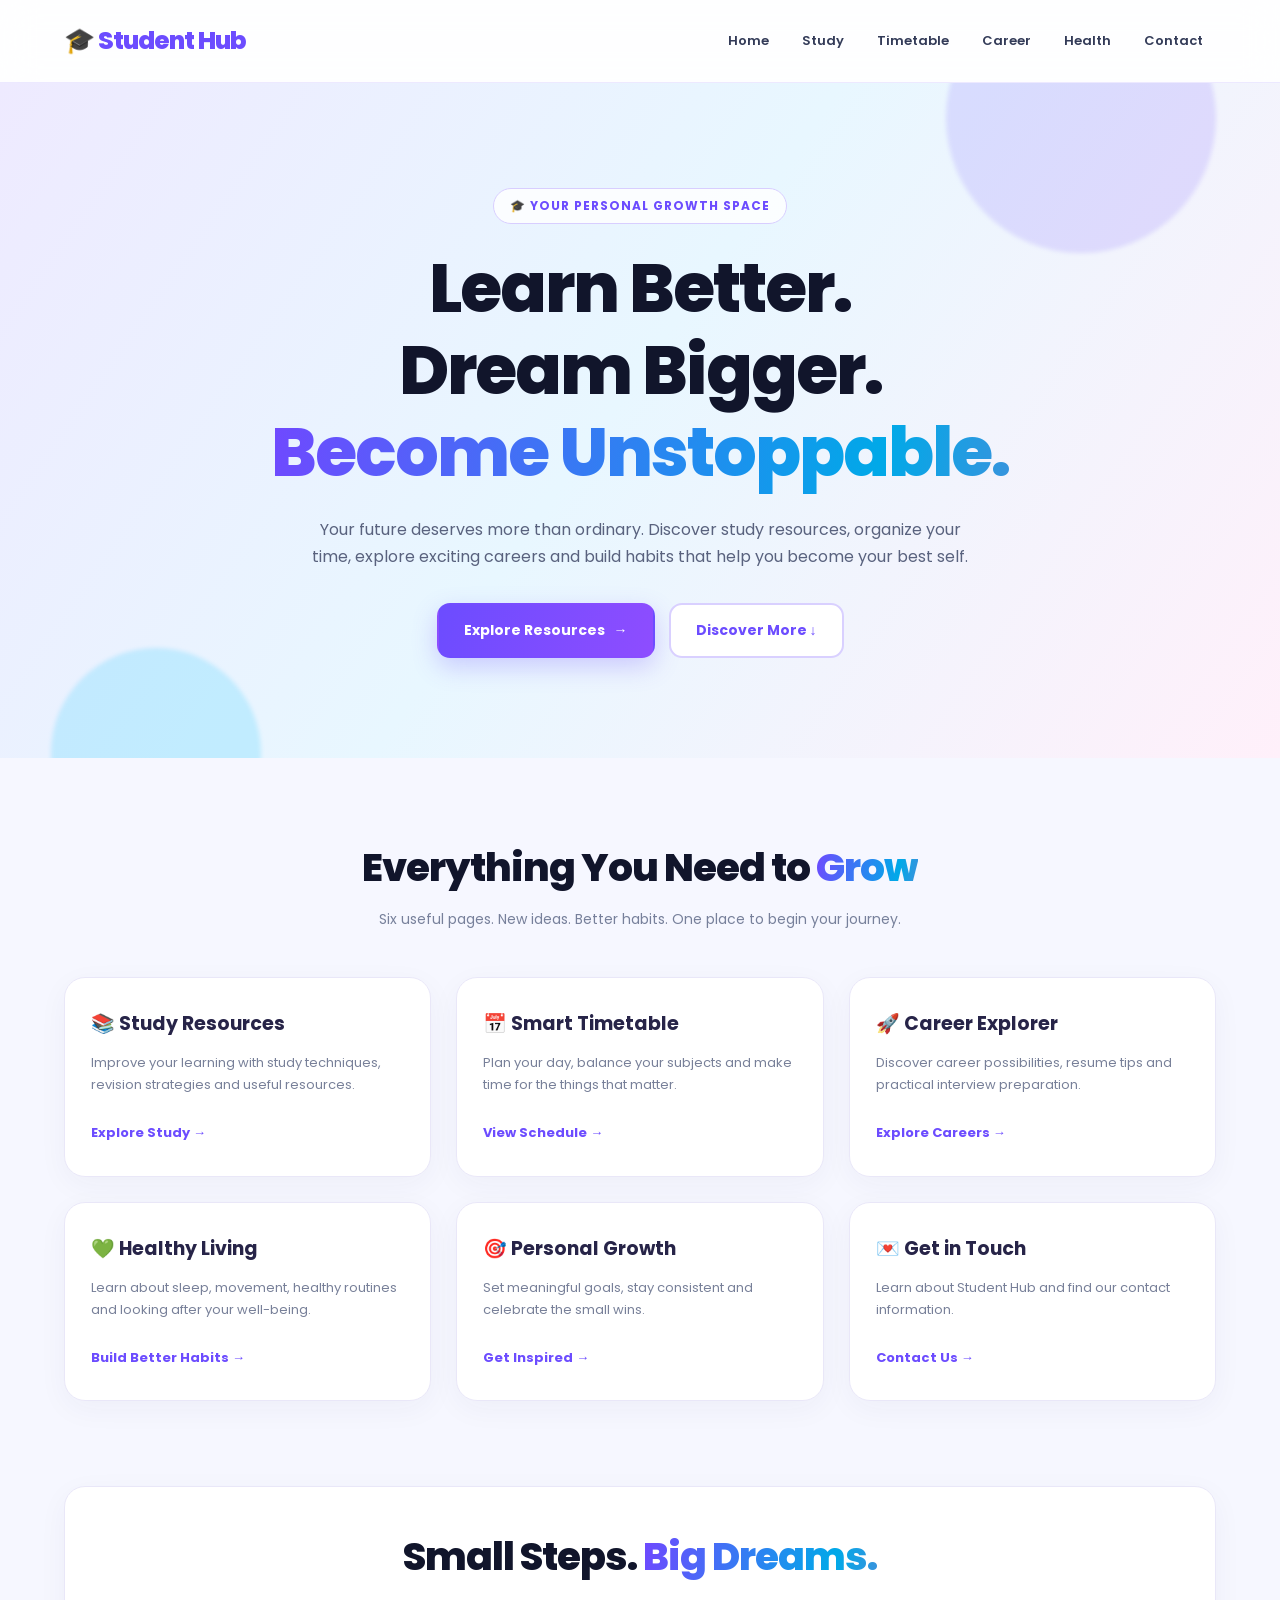
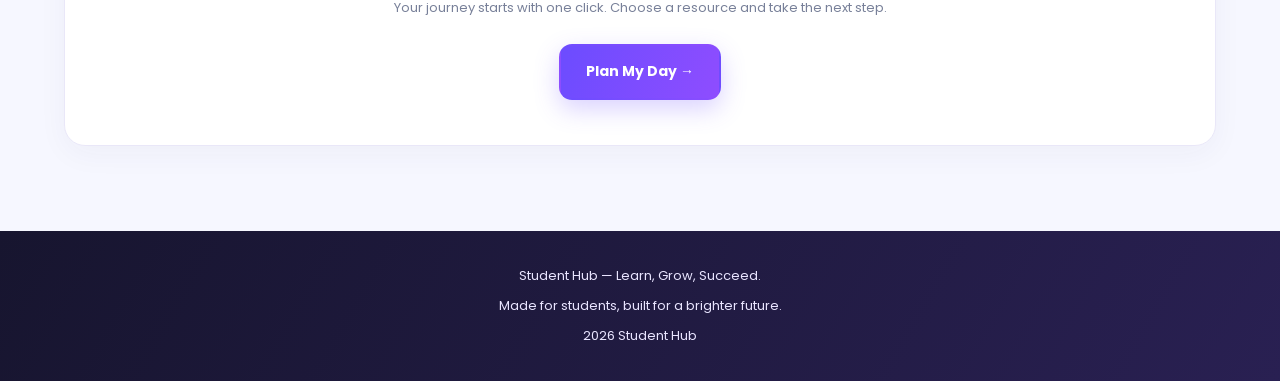
<file: Asif project/index.html>
<!DOCTYPE html>
<html lang="en">
<head>
    <meta charset="UTF-8">
    <meta name="viewport" content="width=device-width, initial-scale=1.0">
    <meta name="description" content="Study resources, career guidance, time management and healthy habits for students.">
    <title>Student Hub | Learn, Grow, Succeed</title>
    <link rel="stylesheet" href="style.css">
</head>
<body>

<header>
    <nav class="container">
        <a href="index.html" class="logo">🎓 Student Hub</a>

        <ul>
            <li><a href="index.html">Home</a></li>
            <li><a href="study.html">Study</a></li>
            <li><a href="timetable.html">Timetable</a></li>
            <li><a href="career.html">Career</a></li>
            <li><a href="health.html">Health</a></li>
            <li><a href="contact.html">Contact</a></li>
        </ul>
    </nav>
</header>

<main>

    <section class="hero">
        <div class="container hero-content">
            <span class="eyebrow">🎓 YOUR PERSONAL GROWTH SPACE</span>

            <h1>
                Learn Better.<br>
                Dream Bigger.<br>
                <span class="gradient-text">Become Unstoppable.</span>
            </h1>

            <p>
                Your future deserves more than ordinary.
                Discover study resources, organize your time,
                explore exciting careers and build habits
                that help you become your best self.
            </p>

            <a href="study.html" class="btn">
                Explore Resources <span>→</span>
            </a>

            <a href="#features" class="btn btn-outline">
                Discover More ↓
            </a>
        </div>
    </section>

    <section class="section" id="features">
        <div class="container">

            <h2 class="section-title">
                Everything You Need to <span class="gradient-text">Grow</span>
            </h2>

            <p class="section-description">
                Six useful pages. New ideas. Better habits.
                One place to begin your journey.
            </p>

            <div class="cards">

                <article class="card">
                    <h3>📚 Study Resources</h3>
                    <p>
                        Improve your learning with study techniques,
                        revision strategies and useful resources.
                    </p>
                    <a href="study.html">Explore Study →</a>
                </article>

                <article class="card">
                    <h3>📅 Smart Timetable</h3>
                    <p>
                        Plan your day, balance your subjects and
                        make time for the things that matter.
                    </p>
                    <a href="timetable.html">View Schedule →</a>
                </article>

                <article class="card">
                    <h3>🚀 Career Explorer</h3>
                    <p>
                        Discover career possibilities, resume tips
                        and practical interview preparation.
                    </p>
                    <a href="career.html">Explore Careers →</a>
                </article>

                <article class="card">
                    <h3>💚 Healthy Living</h3>
                    <p>
                        Learn about sleep, movement, healthy routines
                        and looking after your well-being.
                    </p>
                    <a href="health.html">Build Better Habits →</a>
                </article>

                <article class="card">
                    <h3>🎯 Personal Growth</h3>
                    <p>
                        Set meaningful goals, stay consistent
                        and celebrate the small wins.
                    </p>
                    <a href="study.html">Get Inspired →</a>
                </article>

                <article class="card">
                    <h3>💌 Get in Touch</h3>
                    <p>
                        Learn about Student Hub and find our
                        contact information.
                    </p>
                    <a href="contact.html">Contact Us →</a>
                </article>

            </div>
        </div>
    </section>

    <section class="section" style="padding-top: 0;">
        <div class="container">
            <div class="card" style="text-align: center; padding: 45px 25px;">
                <h2 class="section-title">
                    Small Steps. <span class="gradient-text">Big Dreams.</span>
                </h2>
                <p class="section-description" style="margin-bottom: 25px;">
                    Your journey starts with one click.
                    Choose a resource and take the next step.
                </p>
                <a href="timetable.html" class="btn">
                    Plan My Day →
                </a>
            </div>
        </div>
    </section>

</main>

<footer>
    <p> Student Hub — Learn, Grow, Succeed.</p>
    <p style="margin-top: 8px;">Made for students, built for a brighter future.</p>
    <p style="margin-top: 8px;">2026 Student Hub</p>
</footer>

</body>
</html>
</file>
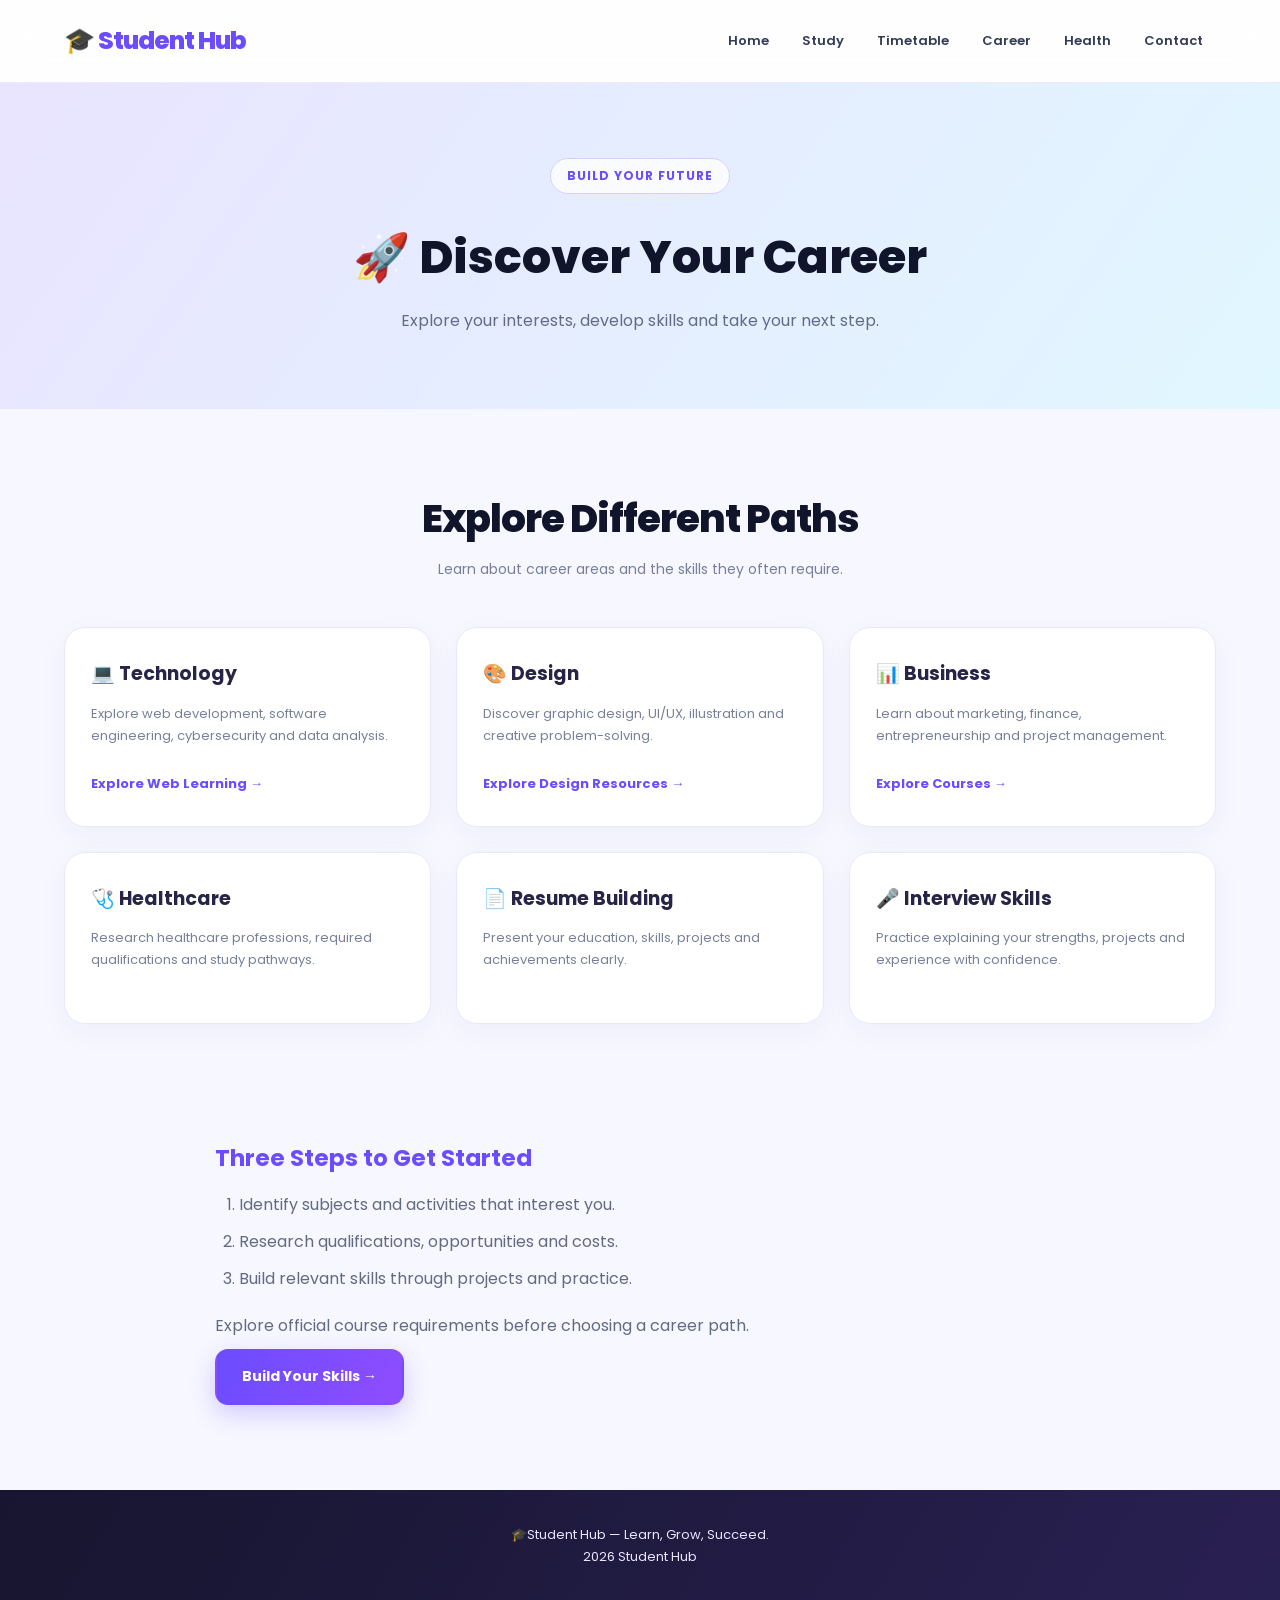
<file: Asif project/career.html>
<!DOCTYPE html>
<html lang="en">
<head>
    <meta charset="UTF-8">
    <meta name="viewport" content="width=device-width, initial-scale=1.0">
    <title>Career Guide | Student Hub</title>
    <link rel="stylesheet" href="style.css">
</head>
<body>

<header>
    <nav class="container">
        <a href="index.html" class="logo">🎓 Student Hub</a>
        <ul>
            <li><a href="index.html">Home</a></li>
            <li><a href="study.html">Study</a></li>
            <li><a href="timetable.html">Timetable</a></li>
            <li><a href="career.html">Career</a></li>
            <li><a href="health.html">Health</a></li>
            <li><a href="contact.html">Contact</a></li>
        </ul>
    </nav>
</header>

<main>
    <section class="page-banner">
        <span class="eyebrow">BUILD YOUR FUTURE</span>
        <h1>🚀 Discover Your Career</h1>
        <p>Explore your interests, develop skills and take your next step.</p>
    </section>

    <section class="section">
        <div class="container">
            <h2 class="section-title">Explore Different Paths</h2>
            <p class="section-description">Learn about career areas and the skills they often require.</p>

            <div class="cards">
                <article class="card">
                    <h3>💻 Technology</h3>
                    <p>Explore web development, software engineering, cybersecurity and data analysis.</p>
                    <a href="https://developer.mozilla.org/" target="_blank" rel="noopener noreferrer">Explore Web Learning →</a>
                </article>

                <article class="card">
                    <h3>🎨 Design</h3>
                    <p>Discover graphic design, UI/UX, illustration and creative problem-solving.</p>
                    <a href="https://www.figma.com/resource-library/" target="_blank" rel="noopener noreferrer">Explore Design Resources →</a>
                </article>

                <article class="card">
                    <h3>📊 Business</h3>
                    <p>Learn about marketing, finance, entrepreneurship and project management.</p>
                    <a href="https://www.swayam.gov.in/" target="_blank" rel="noopener noreferrer">Explore Courses →</a>
                </article>

                <article class="card">
                    <h3>🩺 Healthcare</h3>
                    <p>Research healthcare professions, required qualifications and study pathways.</p>
                </article>

                <article class="card">
                    <h3>📄 Resume Building</h3>
                    <p>Present your education, skills, projects and achievements clearly.</p>
                </article>

                <article class="card">
                    <h3>🎤 Interview Skills</h3>
                    <p>Practice explaining your strengths, projects and experience with confidence.</p>
                </article>
            </div>
        </div>
    </section>

    <section class="section" style="padding-top:0">
        <div class="container content">
            <h2>Three Steps to Get Started</h2>
            <ol>
                <li>Identify subjects and activities that interest you.</li>
                <li>Research qualifications, opportunities and costs.</li>
                <li>Build relevant skills through projects and practice.</li>
            </ol>
            <p style="margin-top:20px">
                Explore official course requirements before choosing a career path.
            </p>
            <a href="study.html" class="btn">Build Your Skills →</a>
        </div>
    </section>
</main>

<footer>
    <p>🎓Student Hub — Learn, Grow, Succeed.</p>
    <p>2026 Student Hub</p>
</footer>

</body>
</html>
</file>
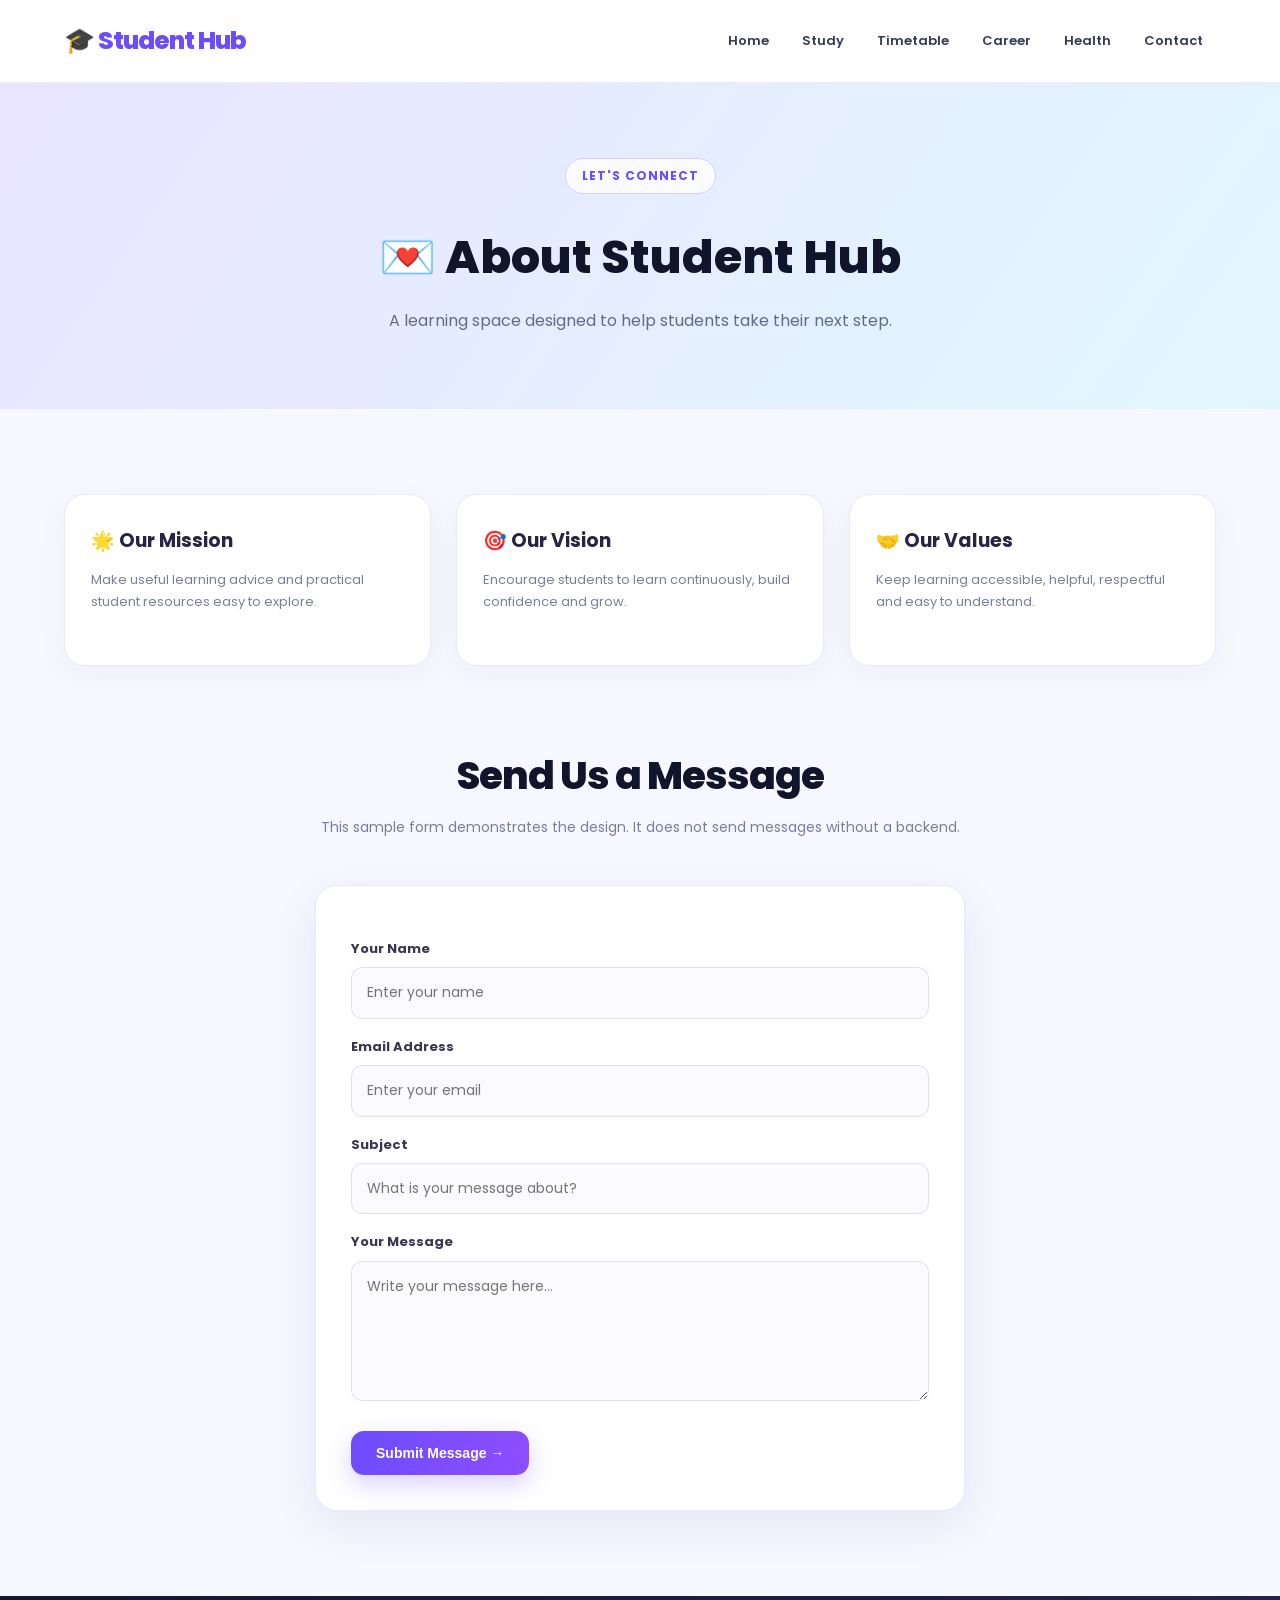
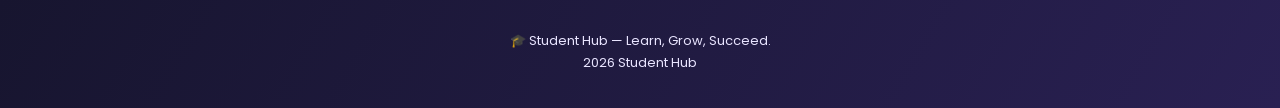
<file: Asif project/contact.html>
<!DOCTYPE html>
<html lang="en">
<head>
    <meta charset="UTF-8">
    <meta name="viewport" content="width=device-width, initial-scale=1.0">
    <title>About & Contact | Student Hub</title>
    <link rel="stylesheet" href="style.css">
</head>
<body>

<header>
    <nav class="container">
        <a href="index.html" class="logo">🎓 Student Hub</a>
        <ul>
            <li><a href="index.html">Home</a></li>
            <li><a href="study.html">Study</a></li>
            <li><a href="timetable.html">Timetable</a></li>
            <li><a href="career.html">Career</a></li>
            <li><a href="health.html">Health</a></li>
            <li><a href="contact.html">Contact</a></li>
        </ul>
    </nav>
</header>

<main>
    <section class="page-banner">
        <span class="eyebrow">LET'S CONNECT</span>
        <h1>💌 About Student Hub</h1>
        <p>A learning space designed to help students take their next step.</p>
    </section>

    <section class="section">
        <div class="container">
            <div class="cards">
                <article class="card">
                    <h3>🌟 Our Mission</h3>
                    <p>Make useful learning advice and practical student resources easy to explore.</p>
                </article>

                <article class="card">
                    <h3>🎯 Our Vision</h3>
                    <p>Encourage students to learn continuously, build confidence and grow.</p>
                </article>

                <article class="card">
                    <h3>🤝 Our Values</h3>
                    <p>Keep learning accessible, helpful, respectful and easy to understand.</p>
                </article>
            </div>
        </div>
    </section>

    <section class="section" style="padding-top:0">
        <div class="container">
            <h2 class="section-title">Send Us a Message</h2>
            <p class="section-description">
                This sample form demonstrates the design. It does not send messages without a backend.
            </p>

            <form class="contact-form" action="#" method="get">
                <label for="name">Your Name</label>
                <input type="text" id="name" name="name"
                       placeholder="Enter your name" required>

                <label for="email">Email Address</label>
                <input type="email" id="email" name="email"
                       placeholder="Enter your email" required>

                <label for="subject">Subject</label>
                <input type="text" id="subject" name="subject"
                       placeholder="What is your message about?" required>

                <label for="message">Your Message</label>
                <textarea id="message" name="message"
                          placeholder="Write your message here..." required></textarea>

                <button class="btn" type="submit">Submit Message →</button>
            </form>
        </div>
    </section>
</main>

<footer>
    <p>🎓 Student Hub — Learn, Grow, Succeed.</p>
    <p>2026 Student Hub</p>
</footer>

</body>
</html>
</file>
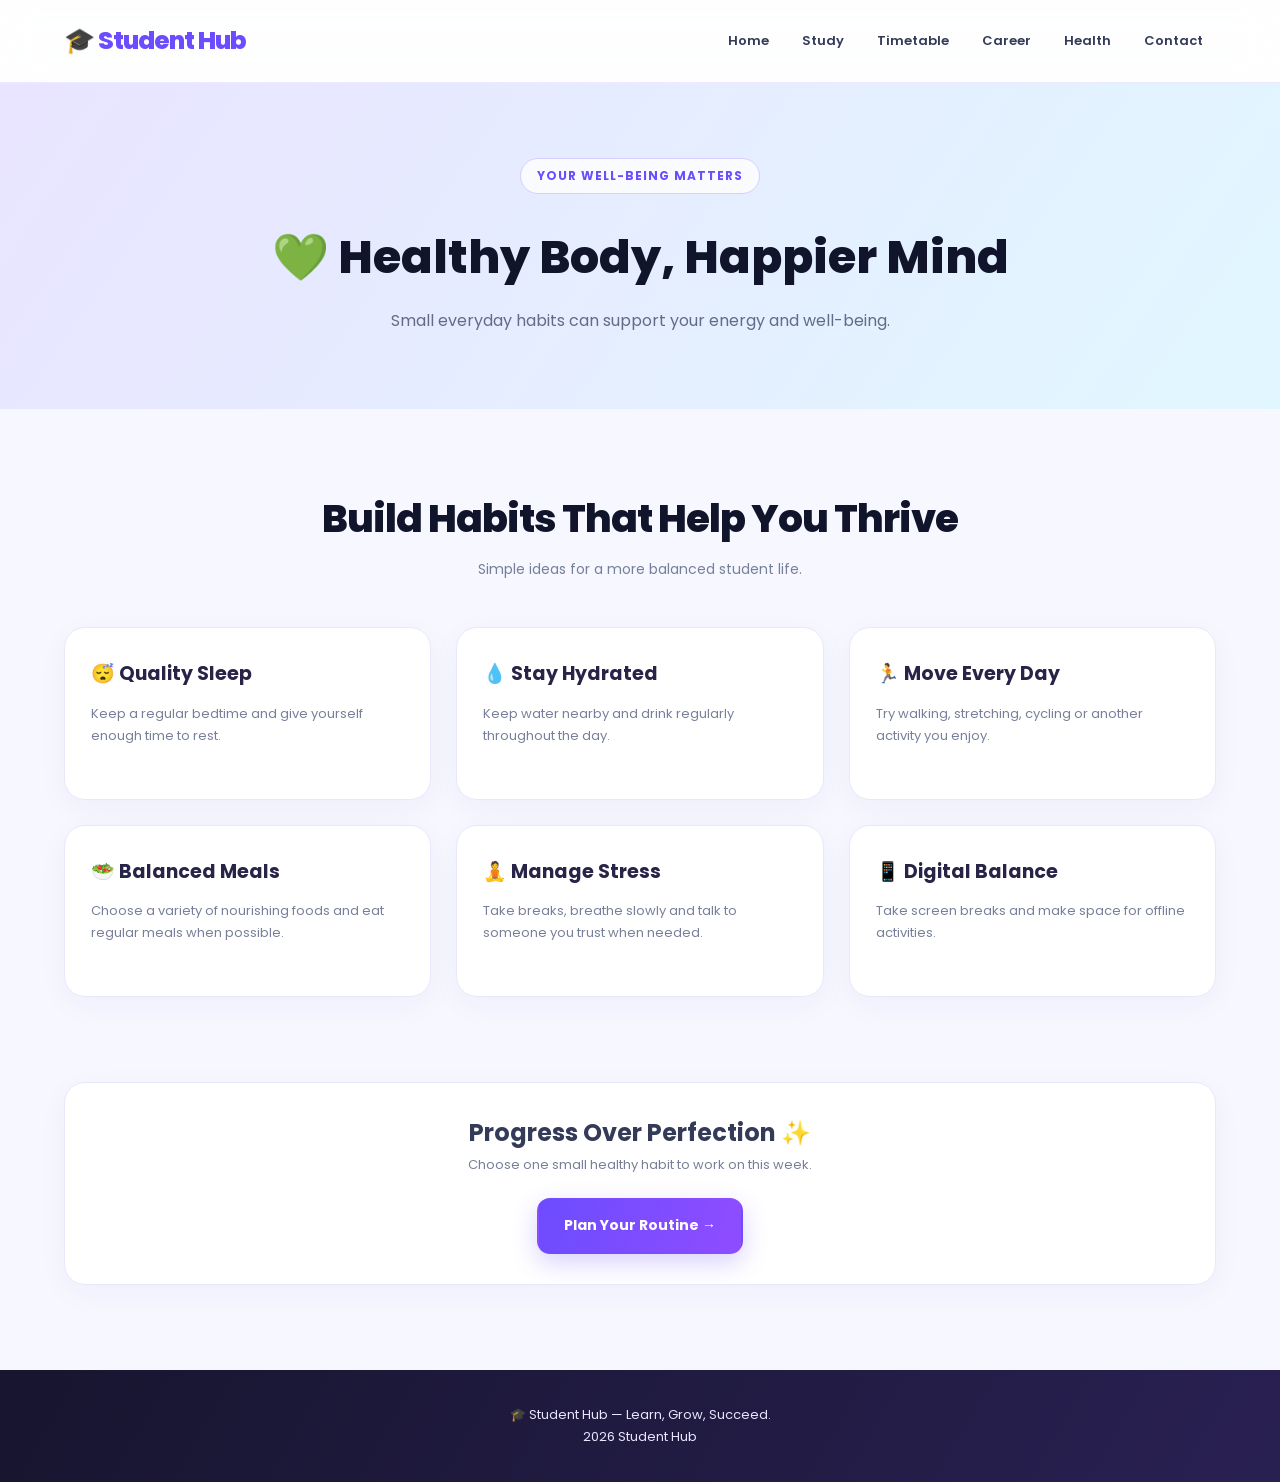
<file: Asif project/health.html>
<!DOCTYPE html>
<html lang="en">
<head>
    <meta charset="UTF-8">
    <meta name="viewport" content="width=device-width, initial-scale=1.0">
    <title>Healthy Habits | Student Hub</title>
    <link rel="stylesheet" href="style.css">
</head>
<body>

<header>
    <nav class="container">
        <a href="index.html" class="logo">🎓 Student Hub</a>
        <ul>
            <li><a href="index.html">Home</a></li>
            <li><a href="study.html">Study</a></li>
            <li><a href="timetable.html">Timetable</a></li>
            <li><a href="career.html">Career</a></li>
            <li><a href="health.html">Health</a></li>
            <li><a href="contact.html">Contact</a></li>
        </ul>
    </nav>
</header>

<main>
    <section class="page-banner">
        <span class="eyebrow">YOUR WELL-BEING MATTERS</span>
        <h1>💚 Healthy Body, Happier Mind</h1>
        <p>Small everyday habits can support your energy and well-being.</p>
    </section>

    <section class="section">
        <div class="container">
            <h2 class="section-title">Build Habits That Help You Thrive</h2>
            <p class="section-description">Simple ideas for a more balanced student life.</p>

            <div class="cards">
                <article class="card">
                    <h3>😴 Quality Sleep</h3>
                    <p>Keep a regular bedtime and give yourself enough time to rest.</p>
                </article>

                <article class="card">
                    <h3>💧 Stay Hydrated</h3>
                    <p>Keep water nearby and drink regularly throughout the day.</p>
                </article>

                <article class="card">
                    <h3>🏃 Move Every Day</h3>
                    <p>Try walking, stretching, cycling or another activity you enjoy.</p>
                </article>

                <article class="card">
                    <h3>🥗 Balanced Meals</h3>
                    <p>Choose a variety of nourishing foods and eat regular meals when possible.</p>
                </article>

                <article class="card">
                    <h3>🧘 Manage Stress</h3>
                    <p>Take breaks, breathe slowly and talk to someone you trust when needed.</p>
                </article>

                <article class="card">
                    <h3>📱 Digital Balance</h3>
                    <p>Take screen breaks and make space for offline activities.</p>
                </article>
            </div>
        </div>
    </section>

    <section class="section" style="padding-top:0">
        <div class="container">
            <div class="card" style="text-align:center">
                <h2>Progress Over Perfection ✨</h2>
                <p>Choose one small healthy habit to work on this week.</p>
                <a href="timetable.html" class="btn">Plan Your Routine →</a>
            </div>
        </div>
    </section>
</main>

<footer>
    <p>🎓 Student Hub — Learn, Grow, Succeed.</p>
    <p> 2026 Student Hub</p>
</footer>

</body>
</html>
</file>
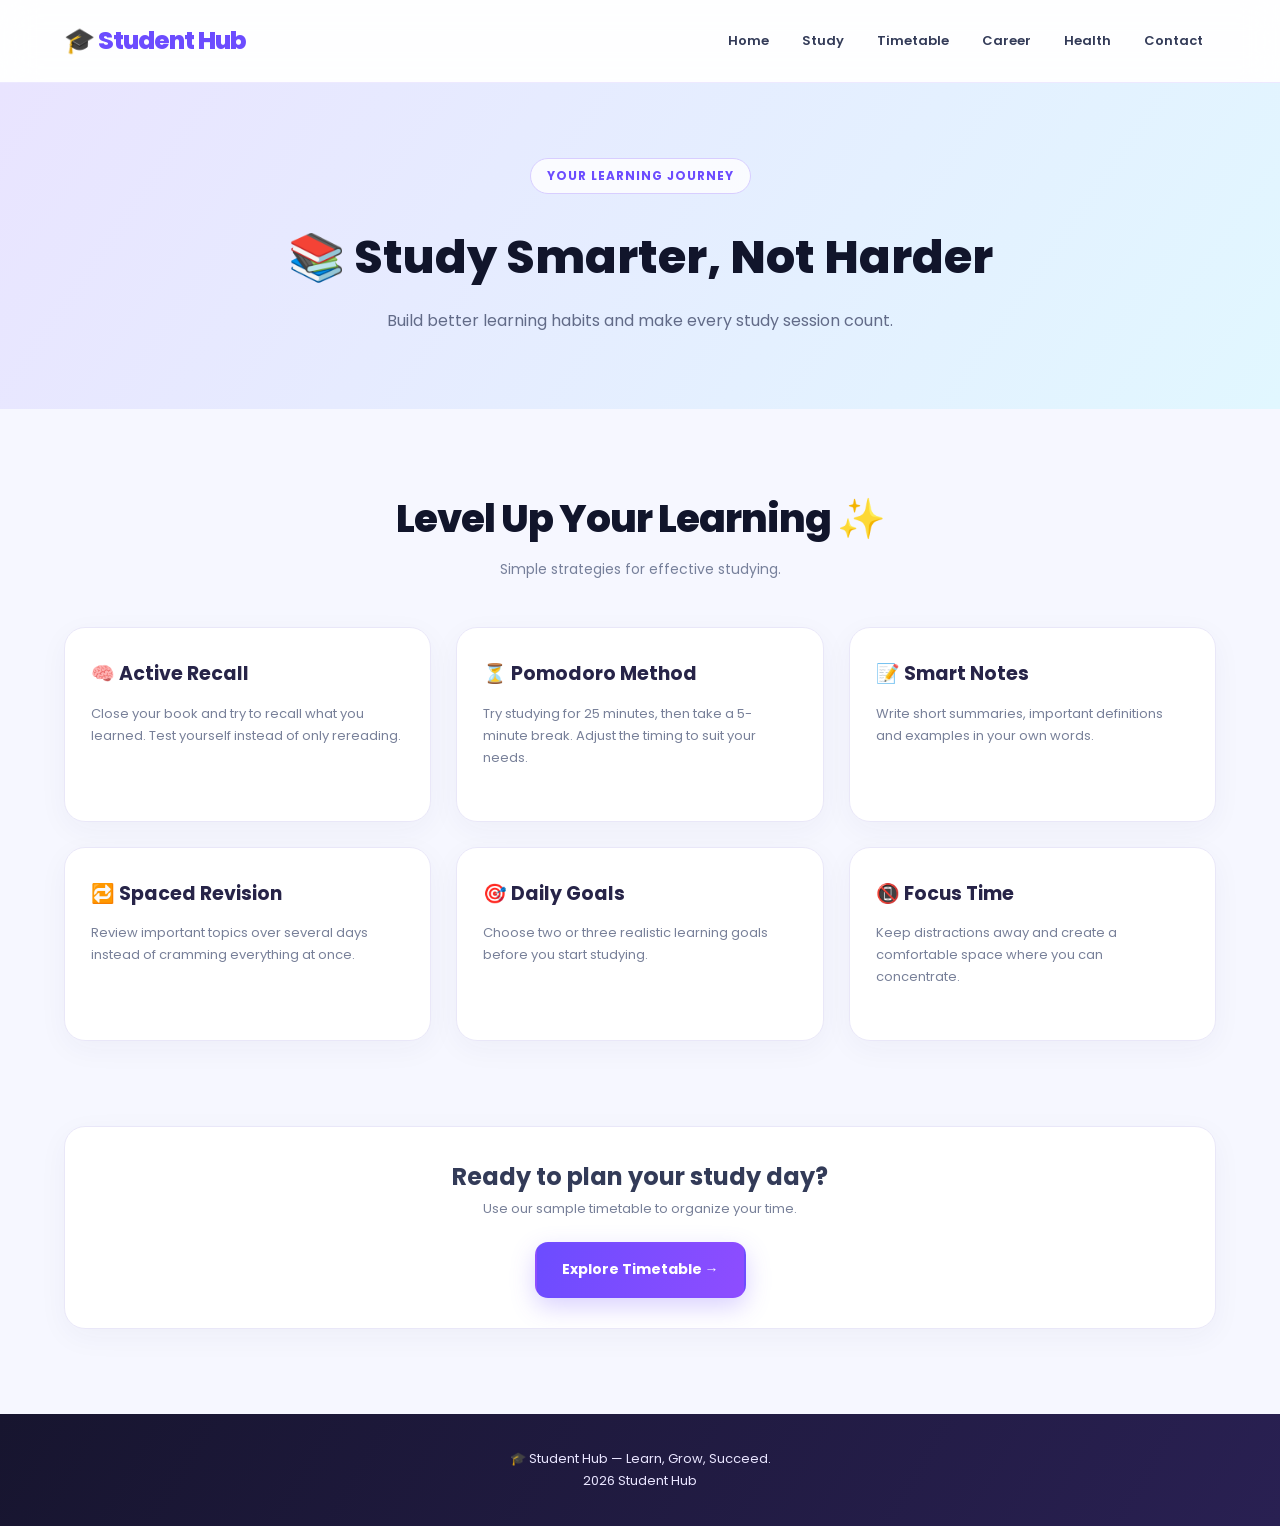
<file: Asif project/study.html>
<!DOCTYPE html>
<html lang="en">
<head>
    <meta charset="UTF-8">
    <meta name="viewport" content="width=device-width, initial-scale=1.0">
    <title>Study Resources | Student Hub</title>
    <link rel="stylesheet" href="style.css">
</head>
<body>

<header>
    <nav class="container">
        <a href="index.html" class="logo">🎓 Student Hub</a>
        <ul>
            <li><a href="index.html">Home</a></li>
            <li><a href="study.html">Study</a></li>
            <li><a href="timetable.html">Timetable</a></li>
            <li><a href="career.html">Career</a></li>
            <li><a href="health.html">Health</a></li>
            <li><a href="contact.html">Contact</a></li>
        </ul>
    </nav>
</header>

<main>
    <section class="page-banner">
        <span class="eyebrow">YOUR LEARNING JOURNEY</span>
        <h1>📚 Study Smarter, Not Harder</h1>
        <p>Build better learning habits and make every study session count.</p>
    </section>

    <section class="section">
        <div class="container">
            <h2 class="section-title">Level Up Your Learning ✨</h2>
            <p class="section-description">Simple strategies for effective studying.</p>

            <div class="cards">
                <article class="card">
                    <h3>🧠 Active Recall</h3>
                    <p>Close your book and try to recall what you learned. Test yourself instead of only rereading.</p>
                </article>

                <article class="card">
                    <h3>⏳ Pomodoro Method</h3>
                    <p>Try studying for 25 minutes, then take a 5-minute break. Adjust the timing to suit your needs.</p>
                </article>

                <article class="card">
                    <h3>📝 Smart Notes</h3>
                    <p>Write short summaries, important definitions and examples in your own words.</p>
                </article>

                <article class="card">
                    <h3>🔁 Spaced Revision</h3>
                    <p>Review important topics over several days instead of cramming everything at once.</p>
                </article>

                <article class="card">
                    <h3>🎯 Daily Goals</h3>
                    <p>Choose two or three realistic learning goals before you start studying.</p>
                </article>

                <article class="card">
                    <h3>📵 Focus Time</h3>
                    <p>Keep distractions away and create a comfortable space where you can concentrate.</p>
                </article>
            </div>
        </div>
    </section>

    <section class="section" style="padding-top:0">
        <div class="container">
            <div class="card" style="text-align:center">
                <h2>Ready to plan your study day?</h2>
                <p>Use our sample timetable to organize your time.</p>
                <a class="btn" href="timetable.html">Explore Timetable →</a>
            </div>
        </div>
    </section>
</main>

<footer>
    <p>🎓 Student Hub — Learn, Grow, Succeed.</p>
    <p>2026 Student Hub</p>
</footer>

</body>
</html>
</file>
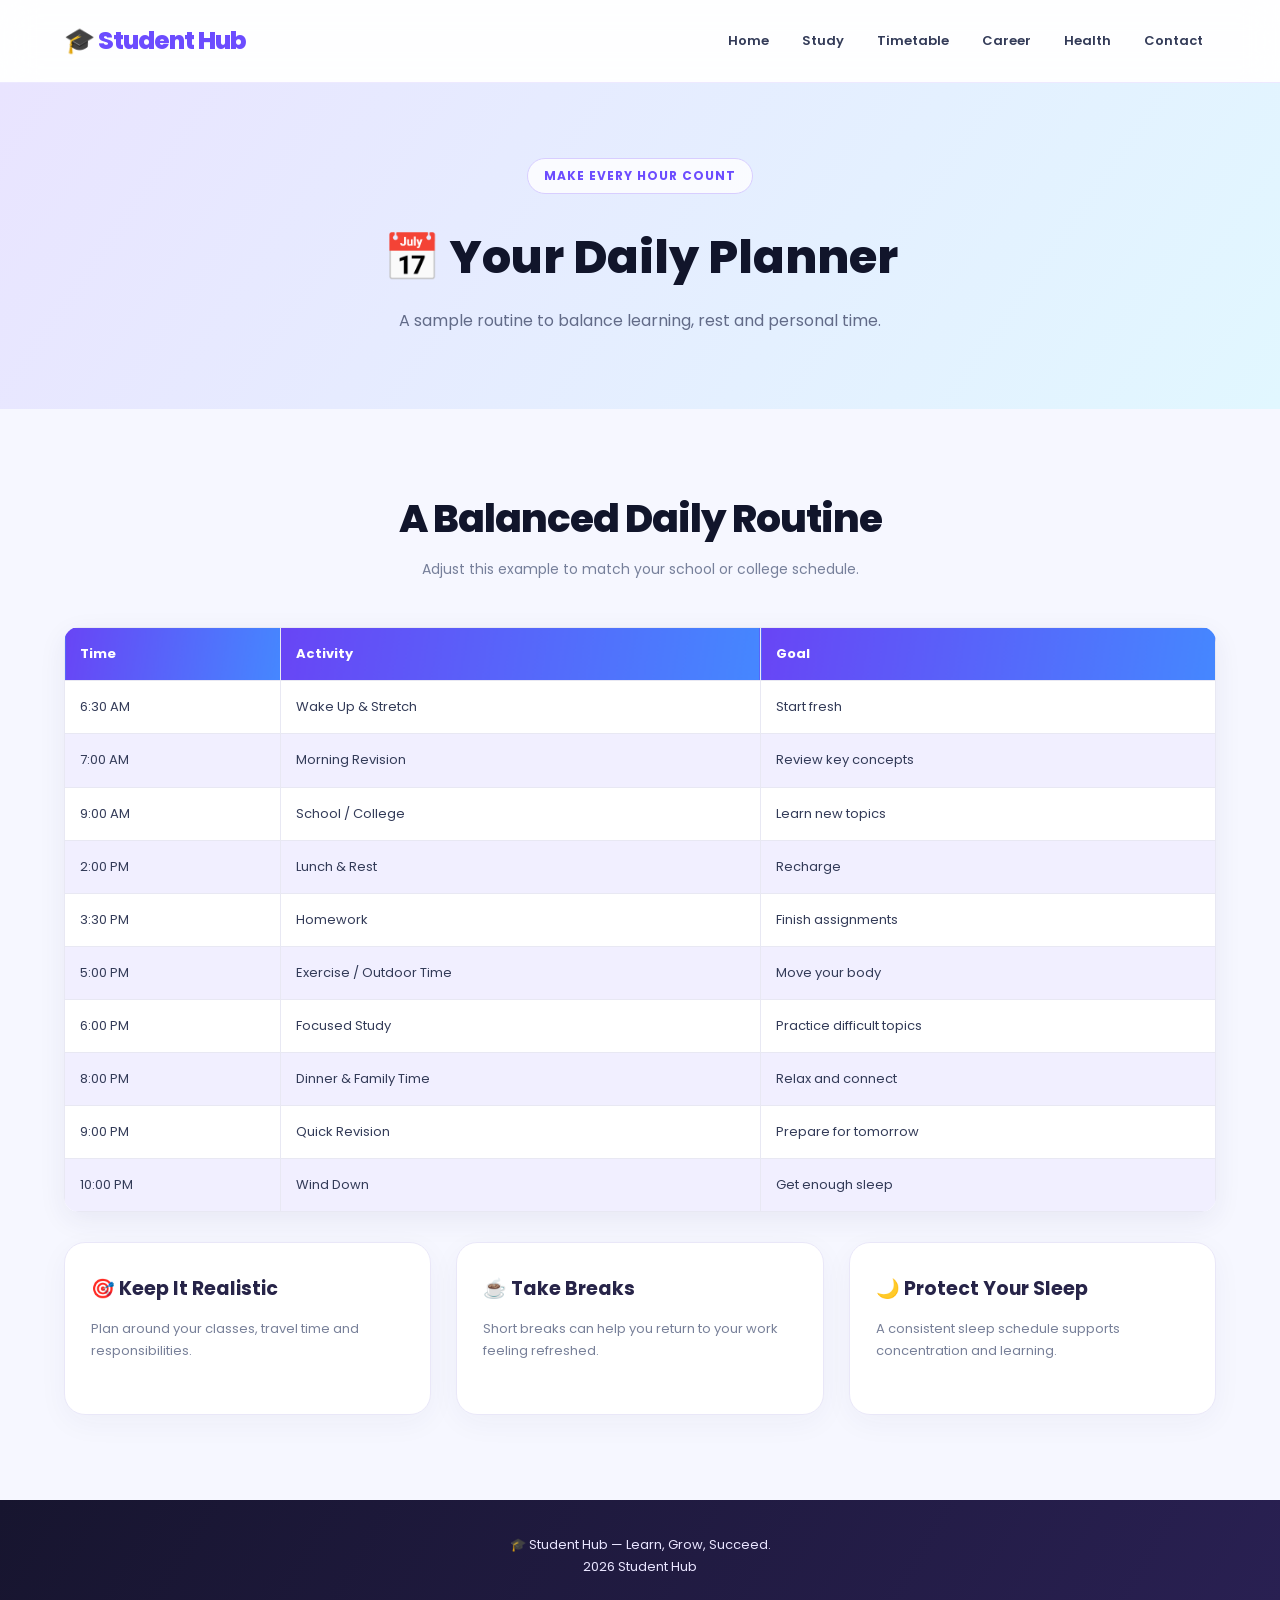
<file: Asif project/timetable.html>
<!DOCTYPE html>
<html lang="en">
<head>
    <meta charset="UTF-8">
    <meta name="viewport" content="width=device-width, initial-scale=1.0">
    <title>Timetable | Student Hub</title>
    <link rel="stylesheet" href="style.css">
</head>
<body>

<header>
    <nav class="container">
        <a href="index.html" class="logo">🎓 Student Hub</a>
        <ul>
            <li><a href="index.html">Home</a></li>
            <li><a href="study.html">Study</a></li>
            <li><a href="timetable.html">Timetable</a></li>
            <li><a href="career.html">Career</a></li>
            <li><a href="health.html">Health</a></li>
            <li><a href="contact.html">Contact</a></li>
        </ul>
    </nav>
</header>

<main>
    <section class="page-banner">
        <span class="eyebrow">MAKE EVERY HOUR COUNT</span>
        <h1>📅 Your Daily Planner</h1>
        <p>A sample routine to balance learning, rest and personal time.</p>
    </section>

    <section class="section">
        <div class="container">
            <h2 class="section-title">A Balanced Daily Routine</h2>
            <p class="section-description">Adjust this example to match your school or college schedule.</p>

            <div class="table-wrap">
                <table>
                    <thead>
                        <tr>
                            <th>Time</th>
                            <th>Activity</th>
                            <th>Goal</th>
                        </tr>
                    </thead>
                    <tbody>
                        <tr>
                            <td>6:30 AM</td>
                            <td>Wake Up & Stretch</td>
                            <td>Start fresh</td>
                        </tr>
                        <tr>
                            <td>7:00 AM</td>
                            <td>Morning Revision</td>
                            <td>Review key concepts</td>
                        </tr>
                        <tr>
                            <td>9:00 AM</td>
                            <td>School / College</td>
                            <td>Learn new topics</td>
                        </tr>
                        <tr>
                            <td>2:00 PM</td>
                            <td>Lunch & Rest</td>
                            <td>Recharge</td>
                        </tr>
                        <tr>
                            <td>3:30 PM</td>
                            <td>Homework</td>
                            <td>Finish assignments</td>
                        </tr>
                        <tr>
                            <td>5:00 PM</td>
                            <td>Exercise / Outdoor Time</td>
                            <td>Move your body</td>
                        </tr>
                        <tr>
                            <td>6:00 PM</td>
                            <td>Focused Study</td>
                            <td>Practice difficult topics</td>
                        </tr>
                        <tr>
                            <td>8:00 PM</td>
                            <td>Dinner & Family Time</td>
                            <td>Relax and connect</td>
                        </tr>
                        <tr>
                            <td>9:00 PM</td>
                            <td>Quick Revision</td>
                            <td>Prepare for tomorrow</td>
                        </tr>
                        <tr>
                            <td>10:00 PM</td>
                            <td>Wind Down</td>
                            <td>Get enough sleep</td>
                        </tr>
                    </tbody>
                </table>
            </div>

            <div class="cards" style="margin-top:30px">
                <article class="card">
                    <h3>🎯 Keep It Realistic</h3>
                    <p>Plan around your classes, travel time and responsibilities.</p>
                </article>
                <article class="card">
                    <h3>☕ Take Breaks</h3>
                    <p>Short breaks can help you return to your work feeling refreshed.</p>
                </article>
                <article class="card">
                    <h3>🌙 Protect Your Sleep</h3>
                    <p>A consistent sleep schedule supports concentration and learning.</p>
                </article>
            </div>
        </div>
    </section>
</main>

<footer>
    <p>🎓 Student Hub — Learn, Grow, Succeed.</p>
    <p>2026 Student Hub</p>
</footer>

</body>
</html>
</file>
<file: Asif project/style.css>
/* ===== 1. GLOBAL DESIGN ===== */
@import url('https://fonts.googleapis.com/css2?family=Poppins:wght@400;500;600;700;800&display=swap');

:root {
    --primary: #6c4cff;
    --secondary: #00c2ff;
    --pink: #ff4ecd;
    --dark: #11152b;
    --text: #333b58;
    --light: #f6f7ff;
    --white: #ffffff;
}

* {
    margin: 0;
    padding: 0;
    box-sizing: border-box;
}

html {
    scroll-behavior: smooth;
    scroll-padding-top: 100px;
}

body {
    font-family: 'Poppins', Arial, sans-serif;
    background: var(--light);
    color: var(--text);
    line-height: 1.7;
    overflow-x: hidden;
}

a {
    color: inherit;
    text-decoration: none;
}

button, a {
    -webkit-tap-highlight-color: transparent;
}

.container {
    width: min(1160px, 90%);
    margin: auto;
}

::selection {
    background: #c8baff;
    color: #21104d;
}

/* ===== 2. NAVIGATION BAR ===== */
header {
    position: sticky;
    top: 0;
    z-index: 100;
    background: rgba(255, 255, 255, 0.88);
    backdrop-filter: blur(18px);
    border-bottom: 1px solid rgba(108, 76, 255, 0.12);
}

nav {
    min-height: 82px;
    display: flex;
    align-items: center;
    justify-content: space-between;
    gap: 20px;
    flex-wrap: wrap;
    padding: 14px 0;
}

.logo {
    font-size: 25px;
    font-weight: 800;
    letter-spacing: -1px;
    color: var(--primary);
    transition: transform 0.3s, color 0.3s;
}

.logo:hover {
    transform: scale(1.06);
    color: var(--pink);
}

nav ul {
    display: flex;
    align-items: center;
    justify-content: center;
    gap: 7px;
    list-style: none;
    flex-wrap: wrap;
}

nav ul a {
    display: inline-block;
    padding: 9px 13px;
    border-radius: 10px;
    font-size: 13px;
    font-weight: 600;
    transition: background 0.3s, color 0.3s,
                transform 0.3s, box-shadow 0.3s;
}

nav ul a:hover {
    background: #eee9ff;
    color: var(--primary);
    transform: translateY(-2px);
}

nav ul a:active,
nav ul a:focus {
    background: var(--primary);
    color: white;
    outline: none;
}

/* ===== 3. HERO SECTION ===== */
.hero {
    position: relative;
    overflow: hidden;
    isolation: isolate;
    padding: 105px 0 100px;
    background: linear-gradient(
        125deg,
        #eeeaff 0%,
        #e8f7ff 48%,
        #fff0fa 100%
    );
}

.hero::before,
.hero::after {
    content: "";
    position: absolute;
    z-index: -1;
    border-radius: 50%;
    filter: blur(2px);
    animation: float 7s ease-in-out infinite;
}

.hero::before {
    width: 270px;
    height: 270px;
    top: -100px;
    right: 5%;
    background: rgba(108, 76, 255, 0.15);
}

.hero::after {
    width: 210px;
    height: 210px;
    bottom: -100px;
    left: 4%;
    background: rgba(0, 194, 255, 0.17);
    animation-delay: -3s;
}

.hero-content {
    max-width: 850px;
    margin: auto;
    text-align: center;
    animation: fadeUp 0.9s ease both;
}

.eyebrow {
    display: inline-block;
    padding: 7px 16px;
    margin-bottom: 24px;
    border: 1px solid #d8ceff;
    border-radius: 50px;
    background: rgba(255, 255, 255, 0.8);
    color: var(--primary);
    font-size: 12px;
    font-weight: 700;
    letter-spacing: 1px;
}

.hero h1 {
    font-size: clamp(36px, 6vw, 68px);
    line-height: 1.2;
    font-weight: 800;
    letter-spacing: -2px;
    color: var(--dark);
    margin-bottom: 23px;
}

.gradient-text {
    background: linear-gradient(
        100deg,
        #7048ff,
        #00a9e8,
        #ff45b5,
        #7048ff
    );
    background-size: 250% auto;
    background-clip: text;
    -webkit-background-clip: text;
    color: transparent;
    animation: gradientFlow 6s linear infinite;
}

.hero p {
    max-width: 680px;
    margin: 0 auto 32px;
    color: #59627e;
    font-size: 16px;
}

/* ===== 4. BEAUTIFUL BUTTONS ===== */
.btn {
    display: inline-flex;
    align-items: center;
    justify-content: center;
    gap: 9px;
    padding: 14px 25px;
    border: 2px solid transparent;
    border-radius: 13px;
    background: linear-gradient(110deg, #6c4cff, #8e4dff);
    color: white;
    font-size: 14px;
    font-weight: 700;
    box-shadow: 0 9px 24px rgba(108, 76, 255, 0.25);
    cursor: pointer;
    transition: transform 0.3s, box-shadow 0.3s,
                background 0.3s, color 0.3s;
}

.btn:hover {
    transform: translateY(-4px) scale(1.025);
    background: linear-gradient(110deg, #5030df, #ed42ad);
    box-shadow: 0 13px 30px rgba(108, 76, 255, 0.35);
}

.btn:active {
    transform: scale(0.94);
    background: #ff3f9e;
    box-shadow: 0 0 0 5px rgba(255, 63, 158, 0.16);
}

.btn:focus-visible {
    outline: 3px solid #00b7e8;
    outline-offset: 4px;
}

.btn-outline {
    background: white;
    color: var(--primary);
    border-color: #d9d0ff;
    box-shadow: none;
    margin-left: 10px;
}

.btn-outline:hover {
    background: var(--primary);
    color: white;
}

/* ===== 5. GENERAL SECTIONS ===== */
.section {
    padding: 85px 0;
}

.section-title {
    text-align: center;
    font-size: clamp(26px, 4vw, 39px);
    line-height: 1.3;
    font-weight: 800;
    color: var(--dark);
    margin-bottom: 14px;
    letter-spacing: -1px;
}

.section-description {
    text-align: center;
    max-width: 650px;
    margin: 0 auto 45px;
    color: #77809b;
    font-size: 14px;
}

/* ===== 6. ANIMATED CARDS ===== */
.cards {
    display: grid;
    grid-template-columns: repeat(3, minmax(0, 1fr));
    gap: 25px;
}

.card {
    position: relative;
    overflow: hidden;
    padding: 30px 26px;
    border: 1px solid #e9e7f8;
    border-radius: 21px;
    background: white;
    box-shadow: 0 8px 30px rgba(41, 37, 94, 0.045);
    animation: fadeUp 0.7s ease both;
    transition: transform 0.35s, box-shadow 0.35s,
                border-color 0.35s, background 0.35s;
}

.card::before {
    content: "";
    position: absolute;
    top: 0;
    left: 0;
    width: 100%;
    height: 4px;
    background: linear-gradient(90deg, #7048ff, #00c2ff, #ff4ecd);
    transform: scaleX(0);
    transform-origin: left;
    transition: transform 0.35s;
}

.card:hover {
    transform: translateY(-9px);
    border-color: #cfc3ff;
    box-shadow: 0 20px 45px rgba(75, 57, 165, 0.13);
}

.card:hover::before {
    transform: scaleX(1);
}

.card:active {
    transform: scale(0.97);
    background: #f0ebff;
}

.card h3 {
    color: #272448;
    font-size: 19px;
    margin-bottom: 12px;
}

.card p {
    color: #788099;
    font-size: 13px;
    margin-bottom: 22px;
}

.card a:not(.btn) {
    color: var(--primary);
    font-size: 13px;
    font-weight: 700;
    transition: color 0.3s;
}

.card a:hover {
    color: #ec3eab;
}

.card a:active {
    color: #00a5d5;
}

/* ===== 7. PAGE BANNERS ===== */
.page-banner {
    padding: 75px 20px;
    text-align: center;
    background: linear-gradient(125deg, #e9e4ff, #e1f7ff, #ffe7f5);
    background-size: 200% 200%;
    animation: bannerFlow 9s ease infinite;
}

.page-banner h1 {
    font-size: clamp(30px, 5vw, 46px);
    font-weight: 800;
    color: var(--dark);
    margin-bottom: 10px;
}

.page-banner p {
    color: #626b88;
}

/* ===== 8. ARTICLE CONTENT ===== */
.content {
    max-width: 850px;
    margin: auto;
}

.content h2 {
    margin: 30px 0 12px;
    color: var(--primary);
    font-size: 23px;
}

.content p,
.content li {
    color: #626b82;
    margin-bottom: 10px;
}

.content ul,
.content ol {
    padding-left: 24px;
}

/* ===== 9. TIMETABLE ===== */
.table-wrap {
    width: 100%;
    overflow-x: auto;
    border-radius: 15px;
    box-shadow: 0 8px 28px rgba(41, 37, 94, 0.07);
}

table {
    width: 100%;
    border-collapse: collapse;
    background: white;
}

th, td {
    padding: 15px;
    border: 1px solid #e8e8f3;
    text-align: left;
    font-size: 13px;
}

th {
    background: linear-gradient(100deg, #6845f5, #4587ff);
    color: white;
}

tbody tr {
    transition: background 0.25s, color 0.25s;
}

tbody tr:nth-child(even) {
    background: #f1efff;
}

tbody tr:hover {
    background: #dcd5ff;
    color: #332079;
}

/* ===== 10. CONTACT FORM ===== */
.contact-form {
    max-width: 650px;
    margin: auto;
    padding: 35px;
    border: 1px solid #ebe7ff;
    border-radius: 22px;
    background: white;
    box-shadow: 0 15px 45px rgba(41, 37, 94, 0.08);
}

.contact-form label {
    display: block;
    margin: 17px 0 7px;
    font-size: 13px;
    font-weight: 700;
    color: #393653;
}

.contact-form input,
.contact-form textarea {
    width: 100%;
    padding: 13px 15px;
    border: 1px solid #e0dfed;
    border-radius: 11px;
    background: #fafaff;
    color: var(--dark);
    font: inherit;
    font-size: 14px;
    outline: none;
    transition: border-color 0.3s, box-shadow 0.3s,
                background 0.3s;
}

.contact-form input:focus,
.contact-form textarea:focus {
    border-color: var(--primary);
    background: white;
    box-shadow: 0 0 0 4px rgba(108, 76, 255, 0.12);
}

.contact-form textarea {
    min-height: 140px;
    resize: vertical;
}

.contact-form button {
    margin-top: 22px;
    border: none;
}

/* ===== 11. FOOTER ===== */
footer {
    padding: 34px 20px;
    text-align: center;
    background: linear-gradient(120deg, #17152f, #292052);
    color: #e9e5ff;
}

footer p {
    font-size: 13px;
}

footer a {
    color: #b9a8ff;
}

footer a:hover {
    color: #ff83d2;
}

/* ===== 12. ANIMATIONS ===== */
@keyframes fadeUp {
    from {
        opacity: 0;
        transform: translateY(24px);
    }
    to {
        opacity: 1;
        transform: translateY(0);
    }
}

@keyframes float {
    0%, 100% {
        transform: translateY(0) rotate(0deg);
    }
    50% {
        transform: translateY(-22px) rotate(8deg);
    }
}

@keyframes gradientFlow {
    to {
        background-position: 250% center;
    }
}

@keyframes bannerFlow {
    0%, 100% {
        background-position: 0% 50%;
    }
    50% {
        background-position: 100% 50%;
    }
}

/* ===== 13. MOBILE RESPONSIVE ===== */
@media (max-width: 900px) {
    .cards {
        grid-template-columns: repeat(2, minmax(0, 1fr));
    }

    nav {
        justify-content: center;
    }
}

@media (max-width: 600px) {
    .container {
        width: 92%;
    }

    nav {
        gap: 10px;
        padding: 12px 0;
    }

    .logo {
        width: 100%;
        text-align: center;
    }

    nav ul {
        gap: 4px;
    }

    nav ul a {
        padding: 7px 9px;
        font-size: 11px;
    }

    .hero {
        padding: 75px 0;
    }

    .hero h1 {
        letter-spacing: -1px;
    }

    .hero p {
        font-size: 14px;
    }

    .btn {
        padding: 12px 17px;
        font-size: 12px;
    }

    .btn-outline {
        margin: 12px 0 0;
    }

    .section {
        padding: 60px 0;
    }

    .cards {
        grid-template-columns: 1fr;
        gap: 18px;
    }

    .card {
        padding: 25px;
    }

    .contact-form {
        padding: 22px;
    }
}

/* Accessibility: reduced motion preference */
@media (prefers-reduced-motion: reduce) {
    *, *::before, *::after {
        animation-duration: 0.01ms !important;
        animation-iteration-count: 1 !important;
        scroll-behavior: auto !important;
        transition-duration: 0.01ms !important;
    }
}
</file>
